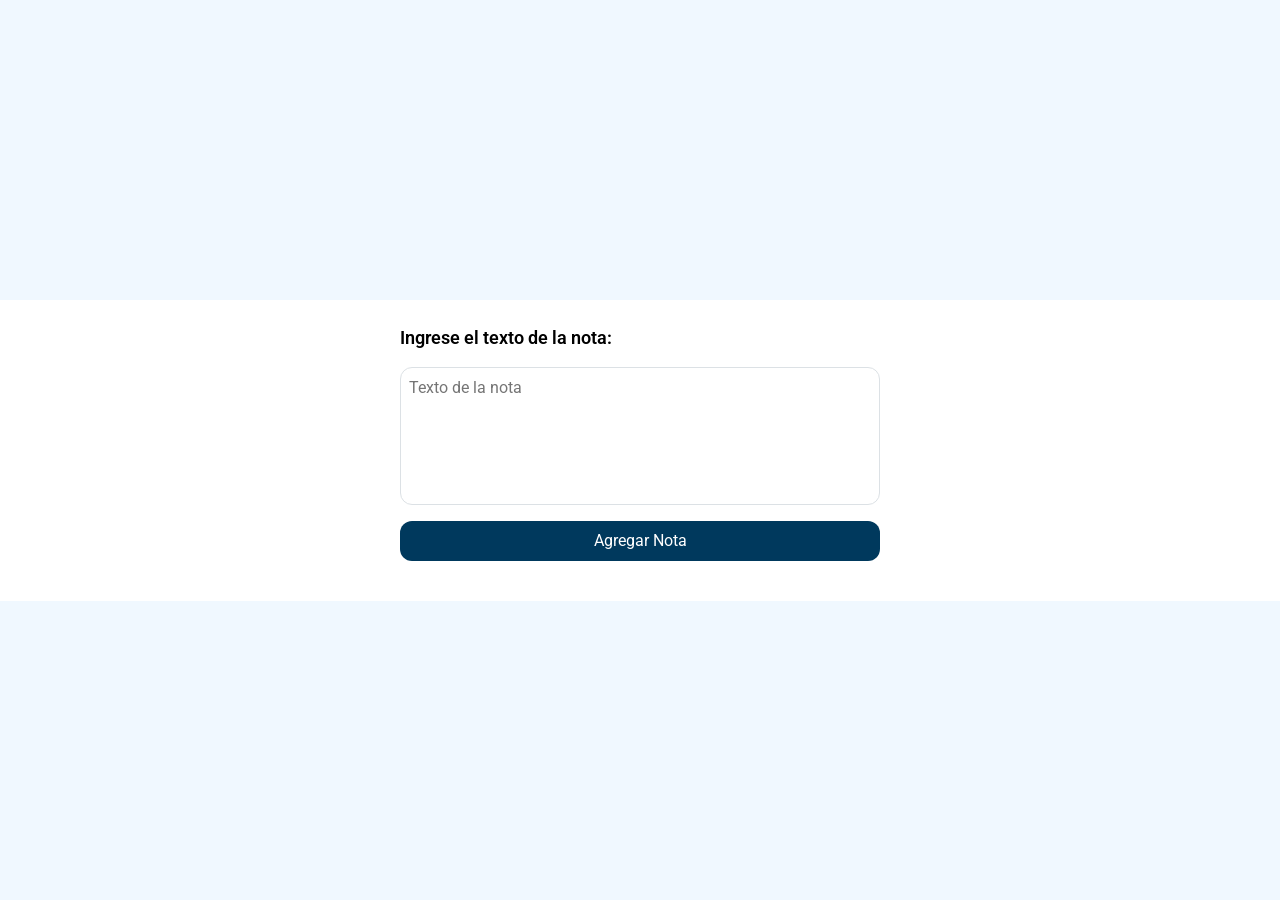
<file: app-notas/index.html>
<!doctype html>
<html lang="es">
  <head>
    <meta charset="UTF-8" />
    <meta name="viewport" content="width=device-width, initial-scale=1.0" />
    <title>App de Notas</title>
    <link rel="preconnect" href="https://fonts.googleapis.com" />
    <link rel="preconnect" href="https://fonts.gstatic.com" crossorigin />
    <link
      href="https://fonts.googleapis.com/css2?family=Roboto:ital,wght@0,100..900;1,100..900&display=swap"
      rel="stylesheet"
    />
    <link rel="stylesheet" href="style.css" />
  </head>
  <body>
    <main id="app-notes">
      <form id="form-note">
        <label for="text-note">Ingrese el texto de la nota:</label>
        <textarea
          name="text-note"
          id="text-note"
          placeholder="Texto de la nota"
          rows="5"
        ></textarea>
        <button type="submit" id="btn-add">Agregar Nota</button>
      </form>
      <div id="notes-container"></div>
    </main>
    <script src="script.js"></script>
  </body>
</html>
</file>
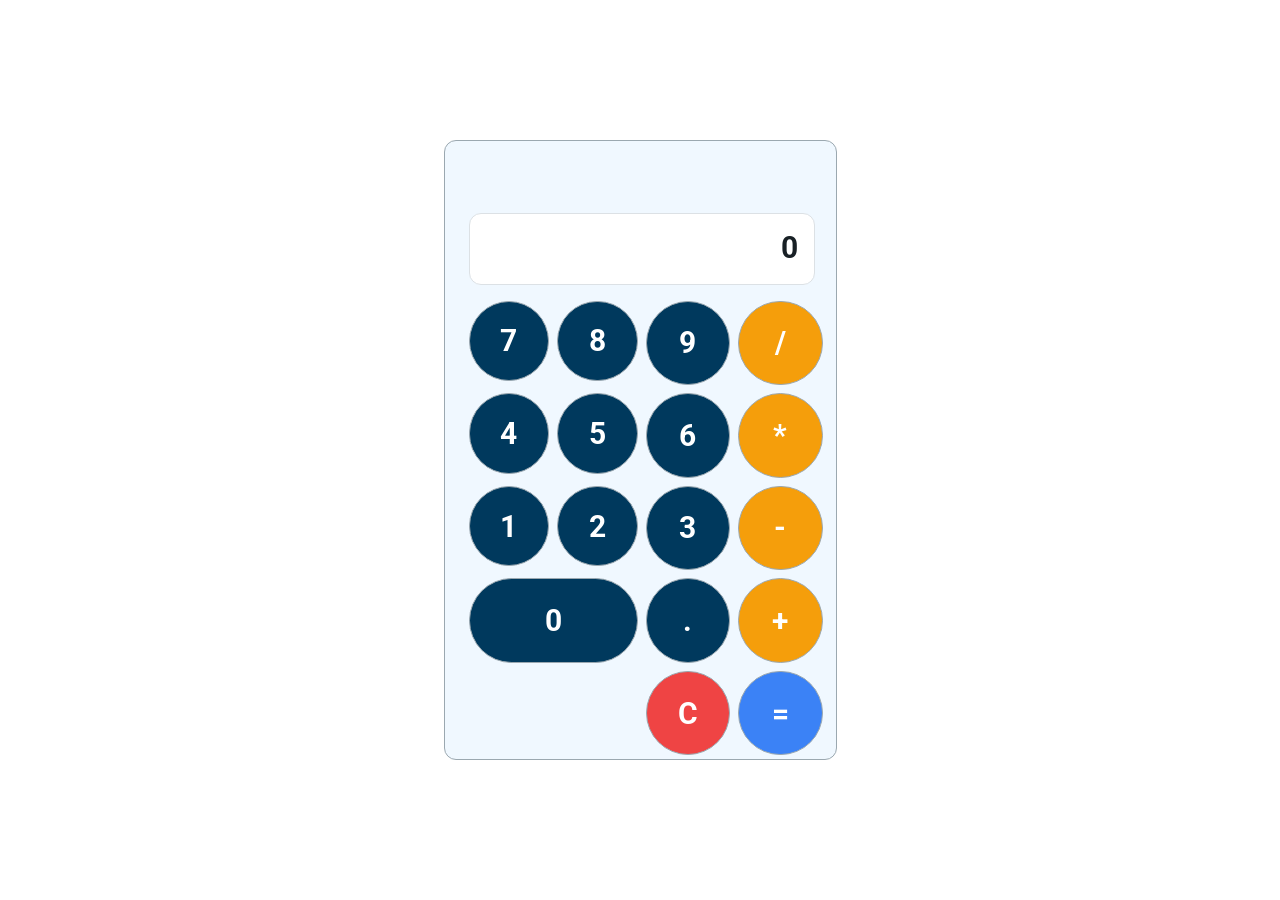
<file: calculadora/index.html>
<!doctype html>
<html lang="en">
  <head>
    <meta charset="UTF-8" />
    <meta name="viewport" content="width=device-width, initial-scale=1.0" />
    <title>Calculadora</title>
    <link rel="stylesheet" href="style.css" />
    <link rel="preconnect" href="https://fonts.googleapis.com" />
    <link rel="preconnect" href="https://fonts.gstatic.com" crossorigin />
    <link
      href="https://fonts.googleapis.com/css2?family=Roboto:ital,wght@0,100..900;1,100..900&display=swap"
      rel="stylesheet"
    />
  </head>
  <body>
    <form class="calculadora">
      <div class="app-screen">
        <output data-result="0"></output>
      </div>
      <div class="app-buttons">
        <button data-value="7" type="button">7</button>
        <button data-value="8" type="button">8</button>
        <button data-value="9" type="button">9</button>
        <button data-operator="divided" type="button">/</button>
        <button data-value="4" type="button">4</button>
        <button data-value="5" type="button">5</button>
        <button data-value="6" type="button">6</button>
        <button data-operator="times" type="button">*</button>
        <button data-value="1" type="button">1</button>
        <button data-value="2" type="button">2</button>
        <button data-value="3" type="button">3</button>
        <button data-operator="minus" type="button">-</button>
        <button data-value="0" type="button">0</button>
        <button data-value="." type="button">.</button>
        <button data-operator="plus" type="button">+</button>
        <button data-action="clear" type="button">C</button>
        <button data-action="equals" type="button">=</button>
      </div>
    </form>
    <script src="script.js"></script>
  </body>
</html>
</file>
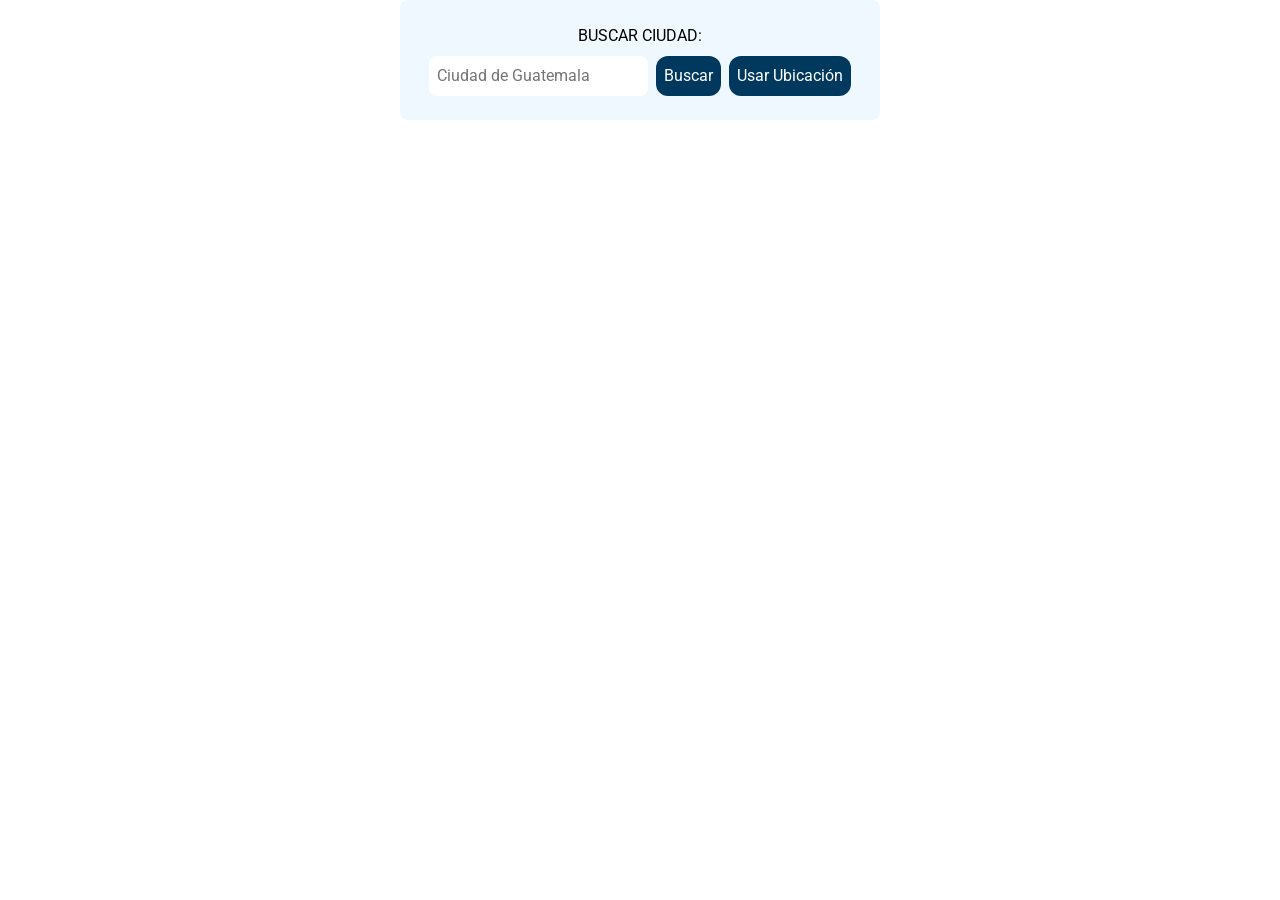
<file: dashboard-clima/index.html>
<!doctype html>
<html lang="es">
  <head>
    <meta charset="UTF-8" />
    <meta name="viewport" content="width=device-width, initial-scale=1.0" />
    <title>Dashboard Clima</title>
    <link rel="preconnect" href="https://fonts.googleapis.com" />
    <link rel="preconnect" href="https://fonts.gstatic.com" crossorigin />
    <link
      href="https://fonts.googleapis.com/css2?family=Roboto:ital,wght@0,100..900;1,100..900&display=swap"
      rel="stylesheet"
    />
    <link rel="stylesheet" href="style.css" />
  </head>
  <body>
    <main id="dashboard-app">
      <form id="search-form">
        <label for="text-location">Buscar ciudad:</label>
        <div id="search-container">
          <input
            type="text"
            name="text-location"
            id="text-location"
            placeholder="Ciudad de Guatemala"
          />
          <button type="submit" class="btn" id="manual-search">Buscar</button>
          <button type="button" class="btn" id="current-location">
            Usar Ubicación
          </button>
        </div>
      </form>
      <div id="load-container" class="state-container hidden-container">
        Cargando...
      </div>
      <div id="error-container" class="state-container hidden-container">
        Error!
      </div>
      <div
        id="result-container"
        class="state-container result-layout hidden-container"
      >
        Resultado
      </div>
    </main>
    <script src="script.js"></script>
  </body>
</html>
</file>
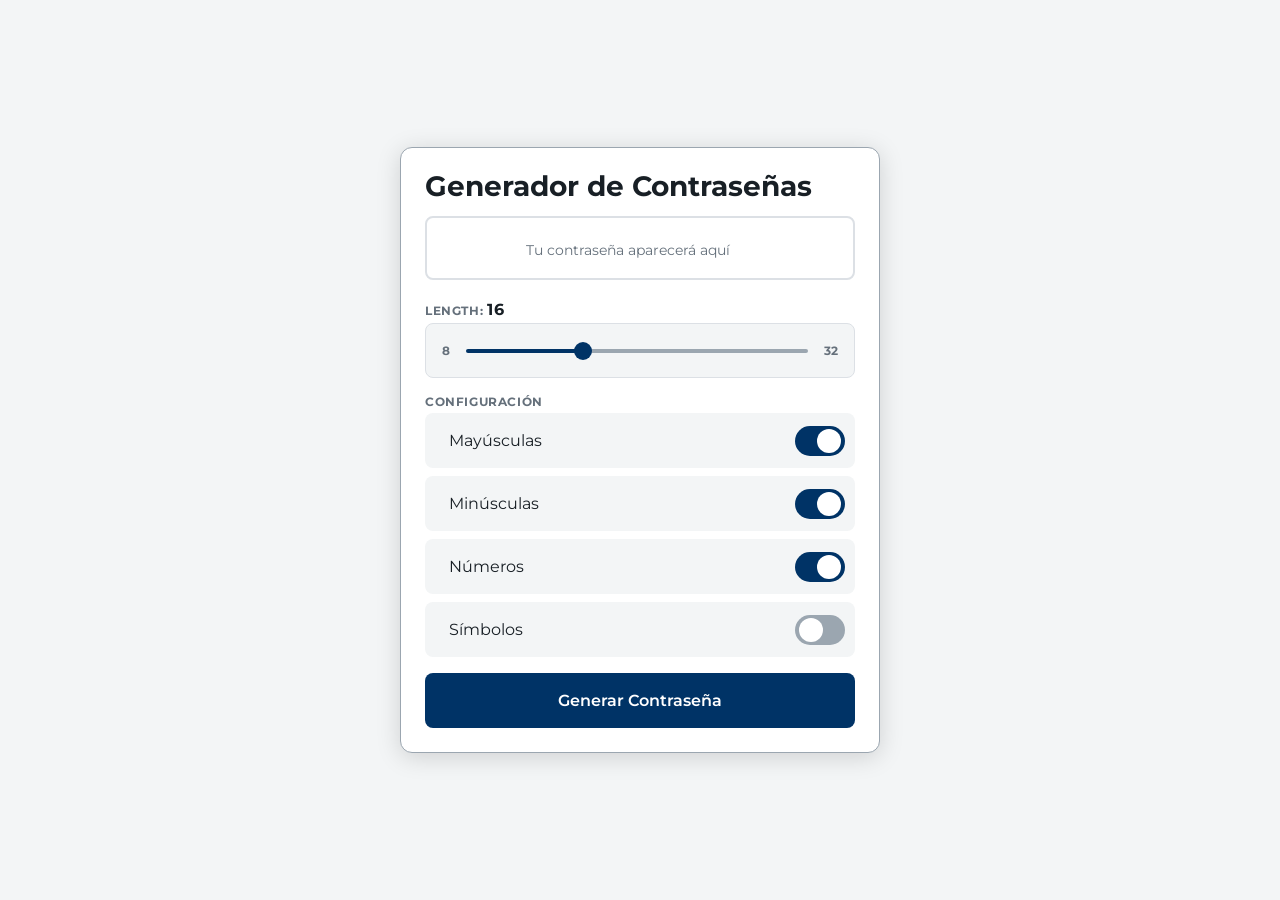
<file: generador-passwords/index.html>
<!doctype html>
<html lang="es">
  <head>
    <meta charset="UTF-8" />
    <meta name="viewport" content="width=device-width, initial-scale=1.0" />
    <title>Generador de Contraseñas</title>
    <link rel="stylesheet" href="styles.css" />
    <link
      rel="stylesheet"
      href="https://cdnjs.cloudflare.com/ajax/libs/font-awesome/6.5.0/css/all.min.css"
    />
    <link
      rel="stylesheet"
      href="https://fonts.googleapis.com/css?family=Montserrat"
    />
  </head>
  <body>
    <div class="password-generator" id="app">
      <h1 class="app-title">Generador de Contraseñas</h1>

      <div class="field-group">
        <div class="password-output">
          <output id="generated-password"></output>
          <button type="button" id="copy-btn" aria-label="Copiar Contraseña">
            <i class="far fa-copy"></i>
          </button>
        </div>
        <span id="strength-label"></span>
      </div>

      <div class="field-group">
        <span class="length-title field-title" data-length="16">length:</span>
        <div class="length-control range-slider" data-min="8" data-max="32">
          <input
            type="range"
            name="password-length"
            id="password-length"
            min="8"
            max="32"
            value="16"
          />
        </div>
      </div>

      <div class="field-group">
        <span class="settings-title field-title">Configuración</span>
        <div class="settings">
          <div class="setting">
            <input type="checkbox" id="uppercase" name="mayusculas" checked />
            <label for="uppercase">Mayúsculas</label>
          </div>
          <div class="setting">
            <input type="checkbox" id="lowercase" name="minusculas" checked />
            <label for="lowercase">Minúsculas</label>
          </div>
          <div class="setting">
            <input type="checkbox" id="number" name="numeros" checked />
            <label for="number">Números</label>
          </div>
          <div class="setting">
            <input type="checkbox" id="symbols" name="simbolos" />
            <label for="symbols">Símbolos</label>
          </div>
        </div>
      </div>

      <button type="button" class="btn generate-btn" id="generate-btn">
        Generar Contraseña
      </button>
    </div>
    <script src="app.js"></script>
  </body>
</html>
</file>
<file: app-notas/style.css>
:root {
  color-scheme: light dark;

  /* acción / marca */
  --accent-default: light-dark(#00395d, #4dbaff);
  --accent-hover: light-dark(#002e4a, #7fcdff);
  --accent-active: light-dark(#00253c, #b1e1ff);
  --accent-subtle: light-dark(#f2f5f8, #223039);
  /* Superficie */
  --bg-base: light-dark(#f0f8ff, #060a0d);
  --bg-subtle: light-dark(#e8f0f6, #12171a);
  --bg-card: light-dark(#ffffff, #202529);
  --bg-overlay: light-dark(#f6fbff, #2f3338);
  /* Texto */
  --text-primary: light-dark(#182025, #eef0f1);
  --text-secondary: light-dark(#4c565c, #9ca5ab);
  --text-disabled: light-dark(#96a0a6, #60676c);
  --text-inverse: light-dark(#ffffff, #000000);
  --text-link: light-dark(#00395d, #4dbaff);
  /* Bordes */
  --border-default: light-dark(#dce1e5, #2d3b43);
  --border-strong: light-dark(#9ba8b0, #52646f);
  --border-focus: light-dark(#00395d, #4dbaff);
  /* Success */
  --success-default: light-dark(#22c55e, #4ade80);
  --success-hover: light-dark(#1da750, #70e59a);
  --success-active: light-dark(#188a42, #95ecb5);
  --success-subtle: light-dark(#f0fdf4, #14532d);
  --success-text: light-dark(#10602e, #b0f0c7);
  /* Warning */
  --warning-default: light-dark(#f59e0b, #fbbf24);
  --warning-hover: light-dark(#d18709, #fccb4e);
  --warning-active: light-dark(#ac6f07, #fdd879);
  --warning-subtle: light-dark(#fffbeb, #78350f);
  --warning-text: light-dark(#774c05, #fde198);
  /* Danger */
  --danger-default: light-dark(#ef4444, #f87171);
  --danger-hover: light-dark(#eb1a1a, #fba5a5);
  --danger-active: light-dark(#c61111, #fdd8d8);
  --danger-subtle: light-dark(#fef2f2, #7f1d1d);
  --danger-text: light-dark(#a50f0f, #fccece);
  /* Info */
  --info-default: light-dark(#3b82f6, #60a5fa);
  --info-hover: light-dark(#0f66f4, #92c1fc);
  --info-active: light-dark(#0953cc, #c5defd);
  --info-subtle: light-dark(#eff6ff, #1e3a5f);
  --info-text: light-dark(#0847af, #a8cefc);
  /* Sombras */
  --shadow-sm: light-dark(
    0 1px 3px rgba(0, 0, 0, 0.08),
    0 1px 3px rgba(0, 0, 0, 0.35)
  );
  --shadow-md: light-dark(
    0 4px 12px rgba(0, 0, 0, 0.12),
    0 4px 12px rgba(0, 0, 0, 0.45)
  );
  --shadow-lg: light-dark(
    0 8px 24px rgba(0, 0, 0, 0.16),
    0 8px 24px rgba(0, 0, 0, 0.55)
  );
  /* Tamaños de fuente */
  --size-xs: 0.75rem;
  --size-sm: 0.875rem;
  --size-base: 1rem;
  --size-lg: 1.125rem;
  --size-xl: 1.25rem;
  --size-2xl: 1.5rem;
  --size-3xl: 1.875rem;
  /* Pesos de fuente */
  --font-normal: 400;
  --font-medium: 500;
  --font-semibold: 600;
  --font-bold: 700;
  /* Interlineado */
  --leading-tight: 1.25;
  --leading-normal: 1.5;
  --leading-loose: 1.75;
  /* Familias de fuente */
  --font-sans: "Inter", system-ui, sans-serif;
  --font-mono: "Fira Code", "Consolas", monospace;
  /* Escala base-4 */
  --space-1: 0.25rem;
  --space-2: 0.5rem;
  --space-3: 0.75rem;
  --space-4: 1rem;
  --space-5: 1.25rem;
  --space-6: 1.5rem;
  --space-8: 2rem;
  --space-10: 2.5rem;
  --space-12: 3rem;
  --space-16: 4rem;
  /* Radios de borde */
  --radius-sm: 0.25rem;
  --radius-md: 0.5rem;
  --radius-lg: 0.75rem;
  --radius-xl: 1rem;
  --radius-full: 9999px;
  /* Grosor de borde */
  --border-width: 1px;
  --border-width-strong: 2px;
  /* Z-index */
  --z-base: 0;
  --z-dropdown: 100;
  --z-modal: 200;
  --z-toast: 300;
  /* Opacidad */
  --opacity-0: 0;
  --opacity-10: 0.1;
  --opacity-20: 0.2;
  --opacity-50: 0.5;
  --opacity-75: 0.75;
  --opacity-100: 1;
}

*,
*::before,
*::after {
  box-sizing: border-box;
  margin: 0;
  padding: 0;
}

ul,
ol {
  list-style: none;
  color: inherit;
}

button,
input,
textarea,
select {
  font: inherit;
  border: 0;
}

body {
  display: flex;
  flex-direction: column;
  align-items: center;
  justify-content: center;
  min-height: 100vh;
  line-height: 1.5;
  font-family: "Roboto", sans-serif;
  background: var(--bg-base);
}

#app-notes {
  display: flex;
  flex-direction: column;
  align-items: center;
  gap: var(--space-4);
  width: 100%;
  background: var(--bg-card);
  padding: var(--space-6);
}

#form-note {
  display: flex;
  flex-direction: column;
  width: 100%;
  max-width: 480px;
  gap: var(--space-4);
}

#form-note label {
  font-size: var(--size-lg);
  font-weight: var(--font-semibold);
}

#form-note textarea {
  border: 1px solid var(--border-default);
  border-radius: var(--radius-lg);
  padding: var(--space-2);
  resize: none;
}

#notes-container {
  display: grid;
  width: 100%;
  grid-template-columns: repeat(auto-fill, minmax(300px, 1fr));
  gap: var(--space-4);
}

#btn-add {
  background: var(--accent-default);
  color: var(--text-inverse);
  padding: var(--space-2);
  border-radius: var(--radius-lg);
  cursor: pointer;
  &:hover {
    transform: translateY(-1px);
    background-color: var(--accent-hover);
  }
  &:active {
    background: var(--accent-active);
  }
}

.notes-card {
  display: flex;
  justify-content: space-between;
  flex-direction: column;
  gap: var(--space-4);
  padding: var(--space-3);
  background: var(--bg-subtle);
  border-radius: var(--radius-md);
  box-shadow: var(--shadow-lg);
  border: 1px solid var(--border-default);
}

.btn-container {
  display: flex;
  gap: var(--space-2);
  flex-wrap: wrap;
  justify-content: end;
}

.btn {
  font-family: inherit;
  font-size: var(--size-xs);
  cursor: pointer;
  border: 0;
  padding: var(--space-2);
  border-radius: var(--radius-xl);
  color: var(--text-inverse);
}

.btn-delete {
  background: var(--danger-default);
  &:hover {
    background: var(--danger-hover);
    transform: translateY(-1px);
  }
  &:active {
    background: var(--danger-active);
  }
}

.btn-edit {
  background: var(--accent-default);
  &:hover {
    background: var(--accent-hover);
    transform: translateY(-1px);
  }
  &:active {
    background: var(--accent-active);
  }
}
</file>
<file: calculadora/style.css>
:root {
  color-scheme: light dark;

  /* Acción / Marca */
  --accent-default: light-dark(#00395d, #4dbaff);
  --accent-hover: light-dark(#002e4a, #7fcdff);
  --accent-active: light-dark(#00253c, #b1e1ff);
  --accent-subtle: light-dark(#f2f5f8, #223039);
  /* Superficie */
  --bg-base: light-dark(#f0f8ff, #060a0d);
  --bg-subtle: light-dark(#e8f0f6, #12171a);
  --bg-card: light-dark(#ffffff, #202529);
  --bg-overlay: light-dark(#f6fbff, #2f3338);
  /* Texto */
  --text-primary: light-dark(#182025, #eef0f1);
  --text-secondary: light-dark(#4c565c, #9ca5ab);
  --text-disabled: light-dark(#96a0a6, #60676c);
  --text-inverse: light-dark(#ffffff, #000000);
  --text-link: light-dark(#00395d, #4dbaff);
  /* Bordes */
  --border-default: light-dark(#dce1e5, #2d3b43);
  --border-strong: light-dark(#9ba8b0, #52646f);
  --border-focus: light-dark(#00395d, #4dbaff);
  /* Success */
  --success-default: light-dark(#22c55e, #4ade80);
  --success-hover: light-dark(#1da750, #70e59a);
  --success-active: light-dark(#188a42, #95ecb5);
  --success-subtle: light-dark(#f0fdf4, #14532d);
  --success-text: light-dark(#10602e, #b0f0c7);
  /* Warning */
  --warning-default: light-dark(#f59e0b, #fbbf24);
  --warning-hover: light-dark(#d18709, #fccb4e);
  --warning-active: light-dark(#ac6f07, #fdd879);
  --warning-subtle: light-dark(#fffbeb, #78350f);
  --warning-text: light-dark(#774c05, #fde198);
  /* Danger */
  --danger-default: light-dark(#ef4444, #f87171);
  --danger-hover: light-dark(#eb1a1a, #fba5a5);
  --danger-active: light-dark(#c61111, #fdd8d8);
  --danger-subtle: light-dark(#fef2f2, #7f1d1d);
  --danger-text: light-dark(#a50f0f, #fccece);
  /* Info */
  --info-default: light-dark(#3b82f6, #60a5fa);
  --info-hover: light-dark(#0f66f4, #92c1fc);
  --info-active: light-dark(#0953cc, #c5defd);
  --info-subtle: light-dark(#eff6ff, #1e3a5f);
  --info-text: light-dark(#0847af, #a8cefc);
  /* Sombras */
  --shadow-sm: light-dark(
    0 1px 3px rgba(0, 0, 0, 0.08),
    0 1px 3px rgba(0, 0, 0, 0.35)
  );
  --shadow-md: light-dark(
    0 4px 12px rgba(0, 0, 0, 0.12),
    0 4px 12px rgba(0, 0, 0, 0.45)
  );
  --shadow-lg: light-dark(
    0 8px 24px rgba(0, 0, 0, 0.16),
    0 8px 24px rgba(0, 0, 0, 0.55)
  );
  /* Tamaños de fuente */
  --text-xs: 0.75rem;
  --text-sm: 0.875rem;
  --text-base: 1rem;
  --text-lg: 1.125rem;
  --text-xl: 1.25rem;
  --text-2xl: 1.5rem;
  --text-3xl: 1.875rem;
  /* Pesos de fuente */
  --font-normal: 400;
  --font-medium: 500;
  --font-semibold: 600;
  --font-bold: 700;
  /* Interlineado */
  --leading-tight: 1.25;
  --leading-normal: 1.5;
  --leading-loose: 1.75;
  /* Familias de fuente */
  --font-sans: "Inter", system-ui, sans-serif;
  --font-mono: "Fira Code", "Consolas", monospace;
  /* Escala base-4 */
  --space-1: 0.25rem;
  --space-2: 0.5rem;
  --space-3: 0.75rem;
  --space-4: 1rem;
  --space-5: 1.25rem;
  --space-6: 1.5rem;
  --space-8: 2rem;
  --space-10: 2.5rem;
  --space-12: 3rem;
  --space-16: 4rem;
  /* Radios de borde */
  --radius-sm: 0.25rem;
  --radius-md: 0.5rem;
  --radius-lg: 0.75rem;
  --radius-xl: 1rem;
  --radius-full: 9999px;
  /* Grosor de borde */
  --border-width: 1px;
  --border-width-strong: 2px;
  /* Z-index */
  --z-base: 0;
  --z-dropdown: 100;
  --z-modal: 200;
  --z-toast: 300;
  /* Opacidad */
  --opacity-0: 0;
  --opacity-10: 0.1;
  --opacity-20: 0.2;
  --opacity-50: 0.5;
  --opacity-75: 0.75;
  --opacity-100: 1;
}

*,
*::before,
*::after {
  box-sizing: border-box;
  margin: 0;
  padding: 0;
}

button {
  appearance: none;
  border: none;
  background: none;
  font: inherit;
  cursor: pointer;
}

body {
  background: var(--bg-card);
  display: flex;
  min-height: 100vh;
  justify-content: center;
  align-items: center;
  font-family: "Roboto", sans-serif;
}

.calculadora {
  display: grid;
  max-width: 393px;
  width: 100%;
  background: var(--bg-base);
  border: 1px solid var(--border-strong);
  padding: 1.5rem;
  gap: 1rem;
  border-radius: 0.75rem;
}
.app-screen {
  margin-top: 48px;
  min-height: clamp(4.5rem, 10vw, 72px);
  background: var(--bg-card);
  color: var(--text-secondary);
  border: 1px solid var(--border-default);
  border-radius: var(--radius-lg);
  padding: 1rem;
}

.app-screen output {
  display: block;
  color: var(--text-primary);
  text-align: right;
  font-size: var(--text-3xl);
  font-weight: var(--font-bold);
}

.app-screen output:empty::before {
  content: attr(data-result);
}

.app-buttons button {
  padding: 0.5rem;
  font-size: var(--text-3xl);
  font-weight: var(--font-bold);
  border: 1px solid var(--border-strong);
  border-radius: 100%;
  background: var(--accent-default);
  color: var(--text-inverse);
  aspect-ratio: 1;

  &:hover {
    background: var(--accent-hover);
    transform: translateY(-1px);
    box-shadow: var(--shadow-md);
  }

  &:active {
    background-color: var(--accent-active);
    transform: translateY(0);
    box-shadow: none;
  }

  &:focus-visible {
    outline: 3px solid var(--border-focus);
    outline-offset: 3px;
  }
}

.app-buttons button[data-operator] {
  background: var(--warning-default);
  color: var(--text-inverse);

  &:hover {
    background: var(--warning-hover);
  }

  &:active {
    background: var(--warning-active);
  }
}

.app-buttons button[data-action="equals"] {
  grid-column: 4/5;
  background: var(--info-default);
  color: var(--text-inverse);

  &:hover {
    background: var(--info-hover);
  }

  &:active {
    background: var(--info-active);
  }
}

.app-buttons button[data-action="clear"] {
  grid-column: 3/4;
  background: var(--danger-default);
  color: var(--text-inverse);

  &:hover {
    background: var(--danger-hover);
  }

  &:active {
    background: var(--danger-active);
  }
}

.app-buttons {
  display: grid;
  grid-template-columns: repeat(4, 1fr);
  gap: 0.5rem;
}

.app-buttons button[data-value="0"] {
  aspect-ratio: 2/1;
  grid-column: span 2;
  border-radius: 999px;
}
</file>
<file: dashboard-clima/style.css>
:root {
  color-scheme: light dark;

  /* acción / marca */
  --accent-default: light-dark(#00395d, #4dbaff);
  --accent-hover: light-dark(#002e4a, #7fcdff);
  --accent-active: light-dark(#00253c, #b1e1ff);
  --accent-subtle: light-dark(#f2f5f8, #223039);
  /* Superficie */
  --bg-base: light-dark(#f0f8ff, #060a0d);
  --bg-subtle: light-dark(#e8f0f6, #12171a);
  --bg-card: light-dark(#ffffff, #202529);
  --bg-overlay: light-dark(#f6fbff, #2f3338);
  /* Texto */
  --text-primary: light-dark(#182025, #eef0f1);
  --text-secondary: light-dark(#4c565c, #9ca5ab);
  --text-disabled: light-dark(#96a0a6, #60676c);
  --text-inverse: light-dark(#ffffff, #000000);
  --text-link: light-dark(#00395d, #4dbaff);
  /* Bordes */
  --border-default: light-dark(#dce1e5, #2d3b43);
  --border-strong: light-dark(#9ba8b0, #52646f);
  --border-focus: light-dark(#00395d, #4dbaff);
  /* Success */
  --success-default: light-dark(#22c55e, #4ade80);
  --success-hover: light-dark(#1da750, #70e59a);
  --success-active: light-dark(#188a42, #95ecb5);
  --success-subtle: light-dark(#f0fdf4, #14532d);
  --success-text: light-dark(#10602e, #b0f0c7);
  /* Warning */
  --warning-default: light-dark(#f59e0b, #fbbf24);
  --warning-hover: light-dark(#d18709, #fccb4e);
  --warning-active: light-dark(#ac6f07, #fdd879);
  --warning-subtle: light-dark(#fffbeb, #78350f);
  --warning-text: light-dark(#774c05, #fde198);
  /* Danger */
  --danger-default: light-dark(#ef4444, #f87171);
  --danger-hover: light-dark(#eb1a1a, #fba5a5);
  --danger-active: light-dark(#c61111, #fdd8d8);
  --danger-subtle: light-dark(#fef2f2, #7f1d1d);
  --danger-text: light-dark(#a50f0f, #fccece);
  /* Info */
  --info-default: light-dark(#3b82f6, #60a5fa);
  --info-hover: light-dark(#0f66f4, #92c1fc);
  --info-active: light-dark(#0953cc, #c5defd);
  --info-subtle: light-dark(#eff6ff, #1e3a5f);
  --info-text: light-dark(#0847af, #a8cefc);
  /* Sombras */
  --shadow-sm: light-dark(
    0 1px 3px rgba(0, 0, 0, 0.08),
    0 1px 3px rgba(0, 0, 0, 0.35)
  );
  --shadow-md: light-dark(
    0 4px 12px rgba(0, 0, 0, 0.12),
    0 4px 12px rgba(0, 0, 0, 0.45)
  );
  --shadow-lg: light-dark(
    0 8px 24px rgba(0, 0, 0, 0.16),
    0 8px 24px rgba(0, 0, 0, 0.55)
  );
  /* Tamaños de fuente */
  --size-xs: 0.75rem;
  --size-sm: 0.875rem;
  --size-base: 1rem;
  --size-lg: 1.125rem;
  --size-xl: 1.25rem;
  --size-2xl: 1.5rem;
  --size-3xl: 1.875rem;
  /* Pesos de fuente */
  --font-normal: 400;
  --font-medium: 500;
  --font-semibold: 600;
  --font-bold: 700;
  /* Interlineado */
  --leading-tight: 1.25;
  --leading-normal: 1.5;
  --leading-loose: 1.75;
  /* Familias de fuente */
  --font-sans: "Roboto", system-ui, sans-serif;
  --font-mono: "Fira Code", "Consolas", monospace;
  /* Escala base-4 */
  --space-1: 0.25rem;
  --space-2: 0.5rem;
  --space-3: 0.75rem;
  --space-4: 1rem;
  --space-5: 1.25rem;
  --space-6: 1.5rem;
  --space-8: 2rem;
  --space-10: 2.5rem;
  --space-12: 3rem;
  --space-16: 4rem;
  /* Radios de borde */
  --radius-sm: 0.25rem;
  --radius-md: 0.5rem;
  --radius-lg: 0.75rem;
  --radius-xl: 1rem;
  --radius-full: 9999px;
  /* Grosor de borde */
  --border-width: 1px;
  --border-width-strong: 2px;
  /* Z-index */
  --z-base: 0;
  --z-dropdown: 100;
  --z-modal: 200;
  --z-toast: 300;
  /* Opacidad */
  --opacity-0: 0;
  --opacity-10: 0.1;
  --opacity-20: 0.2;
  --opacity-50: 0.5;
  --opacity-75: 0.75;
  --opacity-100: 1;
}

*,
*::before,
*::after {
  box-sizing: border-box;
  margin: 0;
  padding: 0;
}

ul,
ol {
  list-style: none;
  color: inherit;
}

button,
input,
textarea,
select {
  font: inherit;
  border: 0;
}

#dashboard-app {
  display: flex;
  flex-direction: column;
  align-items: center;
  min-height: 100vh;
  line-height: 1.5;
  font-family: var(--font-sans);
  gap: var(--space-2);
}

#search-form {
  display: flex;
  flex-direction: column;
  max-width: 480px;
  text-align: center;
  width: 100%;
  gap: var(--space-2);
  flex-wrap: wrap;
  background: var(--bg-base);
  padding: var(--space-6);
  border-radius: var(--radius-md);
}

#search-form label {
  text-transform: uppercase;
}

#search-container {
  display: flex;
  flex-direction: row;
  justify-content: center;
  gap: var(--space-2);
  flex-wrap: wrap;
}

#search-container input {
  font-family: inherit;
  padding: var(--space-2);
  border-radius: var(--radius-md);
}

.btn {
  background: var(--accent-default);
  color: var(--text-inverse);
  font-family: inherit;
  cursor: pointer;
  padding: var(--space-2);
  border-radius: var(--radius-lg);
}

.state-container.hidden-container {
  display: none;
}

.state-container {
  width: 100%;
  max-width: 480px;
  font-family: inherit;
  border-radius: var(--radius-md);
  text-align: center;
  padding: var(--space-2);
}

#error-container {
  color: var(--danger-text);
  background: var(--danger-subtle);
}

.result-layout {
  display: flex;
  flex-direction: column;
  align-items: start;
  gap: var(--space-1);
}

#result-container {
  color: var(--info-text);
  background: var(--info-subtle);
}

#result-container div {
  display: flex;
  flex-direction: row;
  gap: var(--space-4);
}

#result-container h2,
.icon {
  font-size: var(--size-3xl);
  text-align: left;
}

.temperature {
  font-size: var(--size-2xl);
}
</file>
<file: generador-passwords/styles.css>
:root {
  color-scheme: light dark;

  /* Acción / Marca */
  --accent-default: light-dark(#003366, #00478f);
  --accent-hover: light-dark(#002952, #004080);
  --accent-active: light-dark(#002142, #004f9e);
  --accent-subtle: light-dark(#f2f5f8, #222e39);
  /* Superficie */
  --bg-base: light-dark(#f3f5f6, #0a0d0f);
  --bg-subtle: light-dark(#e8ebee, #101418);
  --bg-card: light-dark(#ffffff, #14191f);
  --bg-overlay: light-dark(#f9fafa, #1b2128);
  /* Texto */
  --text-primary: light-dark(#181f25, #eef0f1);
  --text-secondary: light-dark(#65707b, #969ea6);
  --text-disabled: light-dark(#969ea6, #60666c);
  --text-inverse: light-dark(#ffffff, #ffffff);
  --text-link: light-dark(#003366, #00478f);
  /* Bordes */
  --border-default: light-dark(#dce0e5, #2d3843);
  --border-strong: light-dark(#9ba6b0, #52616f);
  --border-focus: light-dark(#003366, #00478f);
  /* Estados Semánticos */
  --success: light-dark(#22c55e, #4ade80);
  --success-subtle: light-dark(#f0fdf4, #14532d);
  --warning: light-dark(#f59e0b, #fbbf24);
  --warning-subtle: light-dark(#fffbeb, #78350f);
  --danger: light-dark(#ef4444, #f87171);
  --danger-subtle: light-dark(#fef2f2, #7f1d1d);
  --info: light-dark(#3b82f6, #60a5fa);
  --info-subtle: light-dark(#eff6ff, #1e3a5f);

  /* Layout */
  --component-height: 55px;
  --shadow-sm: light-dark(rgba(0, 0, 0, 0.08), rgba(0, 51, 102, 0.25));
  --shadow-md: light-dark(rgba(0, 0, 0, 0.15), rgba(0, 51, 102, 0.4));

  /* Tipografía */
  --text-font: "Montserrat", sans-serif;
}

*,
*::before,
*::after {
  box-sizing: border-box;
  margin: 0;
  padding: 0;
}

body {
  display: flex;
  background: var(--bg-base);
  justify-content: center;
  align-items: center;
  min-height: 100vh;
}

button {
  appearance: none;
  border: none;
  background: none;
  font: inherit;
  cursor: pointer;
  padding: 0;
}

.btn {
  background: var(--accent-default);
  color: var(--text-inverse);
  display: inline-flex;
  align-items: center;
  justify-content: center;
  gap: 0.5rem;
  padding: 0.625rem 1.25rem;
  border-radius: 0.5rem;
  font-size: 1rem;
  font-weight: 600;
  line-height: 1;
  cursor: pointer;
  border: 2px solid transparent;
  text-decoration: none;
}

.btn:hover {
  background-color: var(--accent-hover);
  transform: translateY(-1px);
  box-shadow: 0 4px 12px var(--shadow-sm);
}

.btn:active {
  background-color: var(--accent-active);
  transform: translateY(0);
  box-shadow: none;
}

.btn:focus-visible {
  outline: 3px solid var(--accent-default);
  outline-offset: 3px;
}

.debil {
  color: var(--danger);
}

.media {
  color: var(--warning);
}

.fuerte {
  color: var(--success);
}

.password-generator {
  display: flex;
  flex-direction: column;
  gap: 1rem;
  width: min(480px, 100%);
  background: var(--bg-card);
  color: var(--text-primary);
  border: 1px solid var(--border-strong);
  border-radius: 0.75rem;
  box-shadow: 0 4px 24px var(--shadow-md);
  padding: 1.5rem;
  font-family: var(--text-font);
}

.field-group {
  display: flex;
  flex-direction: column;
  gap: 0.25rem;
}

.app-title {
  font-size: 1.75rem;
  line-height: 1;
}

.password-output {
  position: relative;
  width: 100%;
  min-height: 4rem;
  background: var(--bg-card);
  border: 2px solid var(--border-default);
  border-radius: 0.5rem;
  padding: 0.75rem 2.5rem 0.75rem 1rem;
  display: flex;
  align-items: center;
}

#generated-password {
  display: block;
  width: 100%;
  font-family: monospace;
  font-size: 1.125rem;
  letter-spacing: 0.1em;
  color: var(--text-primary);
  text-align: center;
}

#generated-password:empty::before {
  content: "Tu contraseña aparecerá aquí";
  color: var(--text-secondary);
  font-family: var(--text-font);
  font-size: 0.875rem;
  letter-spacing: normal;
}

#copy-btn {
  position: absolute;
  top: 0.5rem;
  right: 0.5rem;
  padding: 0.25rem 0.375rem;
  border-radius: 0.375rem;
  background: var(--bg-card);
  border: 1px solid var(--border-default);
  color: var(--text-secondary);
  font-size: 0.875rem;
  opacity: 0;
  transition: opacity 150ms ease;
}

#copy-btn.copied {
  color: var(--success);
  opacity: 1;
}

.password-output.has-password:hover #copy-btn {
  opacity: 1;
}

.password-output:not(.has-password):hover #copy-btn {
  pointer-events: none;
}

#strength-label {
  font-size: 0.875rem;
  font-weight: 700;
  text-transform: uppercase;
  letter-spacing: 0.05em;
  text-align: center;
}

.length-control {
  position: relative;
  display: flex;
  align-items: center;
  gap: 1rem;
  height: var(--component-height);
  background: var(--bg-base);
  border: 1px solid var(--border-default);
  border-radius: 0.5rem;
  padding: 0 1rem;
}

.length-control::before,
.length-control::after {
  font-size: 0.75rem;
  font-weight: 700;
  color: var(--text-secondary);
}

.length-control::before {
  content: attr(data-min);
}
.length-control::after {
  content: attr(data-max);
}

.length-title::after {
  font-size: 1rem;
  content: attr(data-length);
  color: var(--text-primary);
  font-weight: 700;
  padding-left: 0.25rem;
}

.field-title {
  font-size: 0.75rem;
  font-weight: 700;
  color: var(--text-secondary);
  text-transform: uppercase;
  letter-spacing: 0.05em;
  white-space: nowrap;
}

#password-length {
  flex: 1;
  appearance: none;
  height: 4px;
  border-radius: 2px;
  background: var(--border-strong);
  outline: none;
  cursor: pointer;
}

#password-length::-webkit-slider-thumb {
  appearance: none;
  width: 18px;
  height: 18px;
  border-radius: 50%;
  background: var(--accent-default);
  cursor: pointer;
  transition: transform 150ms ease;
}

#password-length::-webkit-slider-thumb:hover {
  transform: scale(1.2);
}

#password-length::-moz-range-thumb {
  width: 18px;
  height: 18px;
  border: none;
  border-radius: 50%;
  background: var(--accent-default);
  cursor: pointer;
}

.settings {
  width: 100%;
  display: flex;
  flex-direction: column;
  gap: 0.5rem;
}

.settings .setting {
  position: relative;
  width: 100%;
  height: var(--component-height);
  background: var(--bg-base);
  border-radius: 0.5rem;
  display: flex;
  align-items: center;
  padding: 0.625rem 1.5rem;
  color: var(--text-primary);
}

.settings .setting input {
  opacity: 0;
  position: absolute;
}

.settings .setting input + label {
  user-select: none;
}

.settings .setting input + label::before,
.settings .setting input + label::after {
  content: "";
  position: absolute;
  transition: 150ms cubic-bezier(0.24, 0, 0.5, 1);
  transform: translateY(-50%);
  top: 50%;
  right: 0.625rem;
  cursor: pointer;
}

.settings .setting input + label::before {
  height: 30px;
  width: 50px;
  border-radius: 30px;
  background: var(--border-strong);
}

.settings .setting input + label::after {
  height: 24px;
  width: 24px;
  border-radius: 60px;
  right: 2rem;
  background: var(--bg-card);
}

.settings .setting input:checked + label::before {
  background: var(--accent-default);
  transition: background 150ms cubic-bezier(0, 0, 0, 0.1);
}

.settings .setting input:checked + label::after {
  right: 0.875rem;
}

.settings .setting input:focus-visible + label::before {
  box-shadow: 0 0 0 2px var(--accent-default);
}

.btn.generate-btn {
  width: 100%;
  height: var(--component-height);
}
</file>
